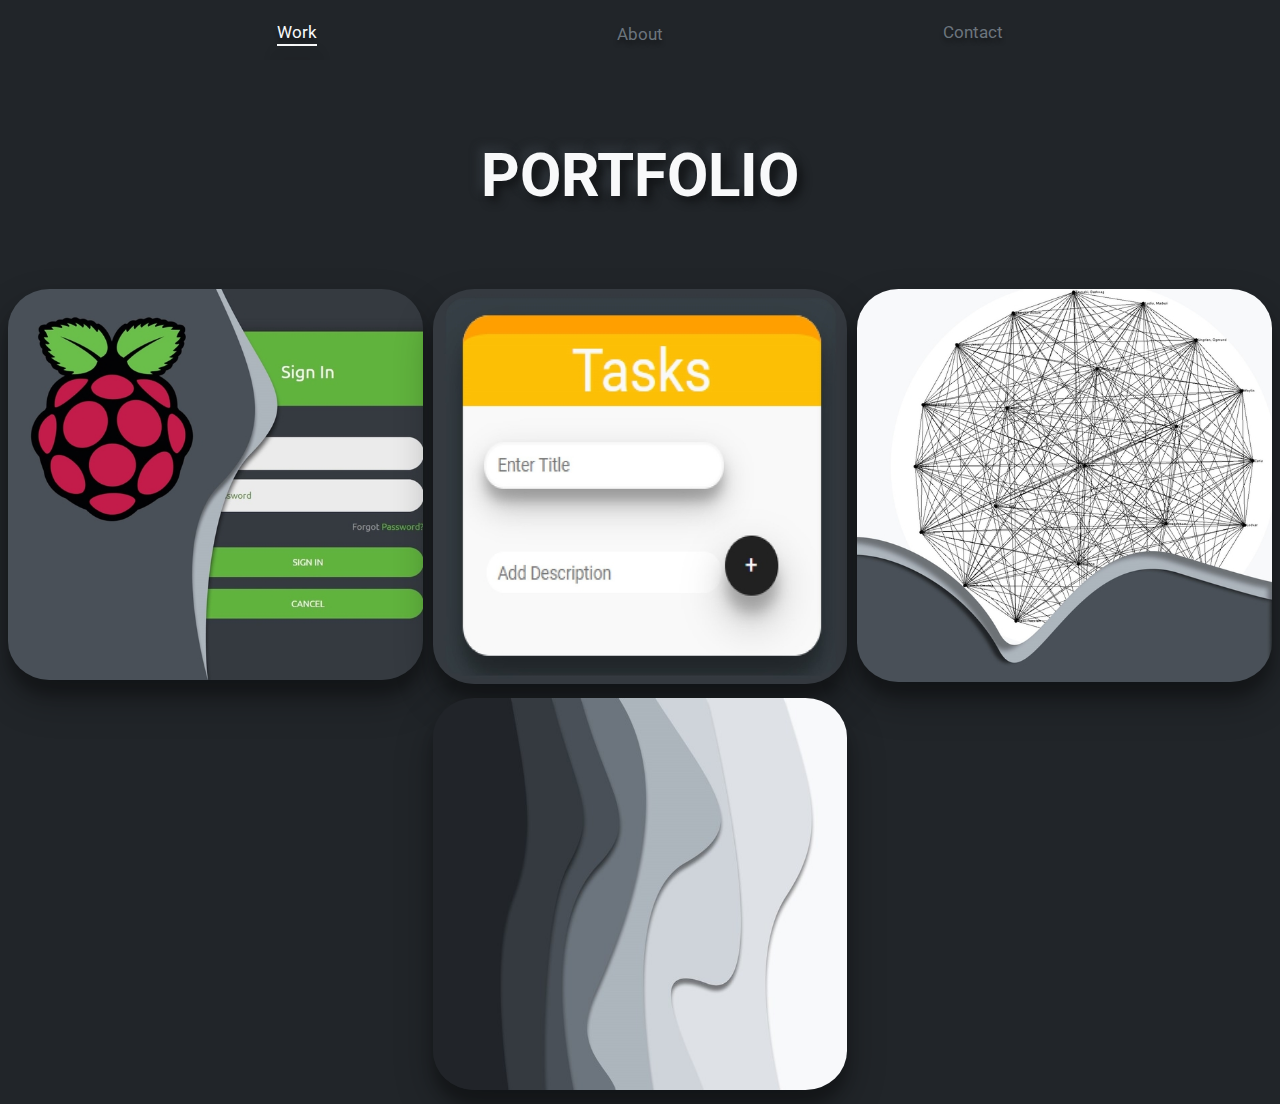
<file: index.html>
<!DOCTYPE html>
<html>
    <head>
        <meta charset="UTF-8">
        <meta name="viewport" content="width=device-width, initial-scale=1.0">
        <link href="css/style.css" rel="stylesheet">
        <link href='https://fonts.googleapis.com/css?family=Roboto' rel='stylesheet'>
        <title>🚲 Mathew Lister</title>

        <meta property="og:title" content="Mathew Lister Portfolio">
        <meta property="og:description" content="A showcase of my favorite programs that I have built">
        <meta property="og:image" content="https://mathewlister.github.io/images/DRIP-card.jpg">
        <meta property="og:url" content="https://mathewlister.github.io/index.html">
    
        <script>var clicky_site_ids = clicky_site_ids || []; clicky_site_ids.push(101262928);</script>
        <script async src="//static.getclicky.com/js"></script>

    </head>

    <body>
    <div class="topnav">
        <div class="topnav-centered">
        <a href="about.html" >About</a>
        </div>
        <div class="topnav-left">
            <a href="#" class="active">Work</a>
        </div>
        <div class="topnav-right">
            <a href="contact.html">Contact</a>
         </div>
    </div>
    <div class="header">
        <h1>PORTFOLIO</h1>
    </div>
    <br>
    <br>
    <div class="main">
        <a class="drip" href="https://github.com/bettagj/DRIP">
            <img class="card" src="/images/DRIP-card.jpg" alt="Project-DRIP">
        </a>
        <a class="tasks" href="https://github.com/MathewLister/Tasks">
            <img class="card" src="/images/tasks-card.jpg" alt="Project-Tasks">
        </a>
        <a class = "alg" href="https://github.com/MathewLister/Group-Allocation-Algorithm">
            <img class="card" src="/images/alg-card.jpg" alt="Project-alg">
        </a>
        <a class="portfolio"href="https://github.com/MathewLister/MathewLister.github.io">
            <img class="card" src="/images/portfolio-card.jpg" alt="Project-DRIP">
        </a>
    </div>
    </body>

    <script>
        //For mobile touch to feel more like hover on desktop
        $('body').on('touchstart', function() {});
    </script>
</html>
</file>
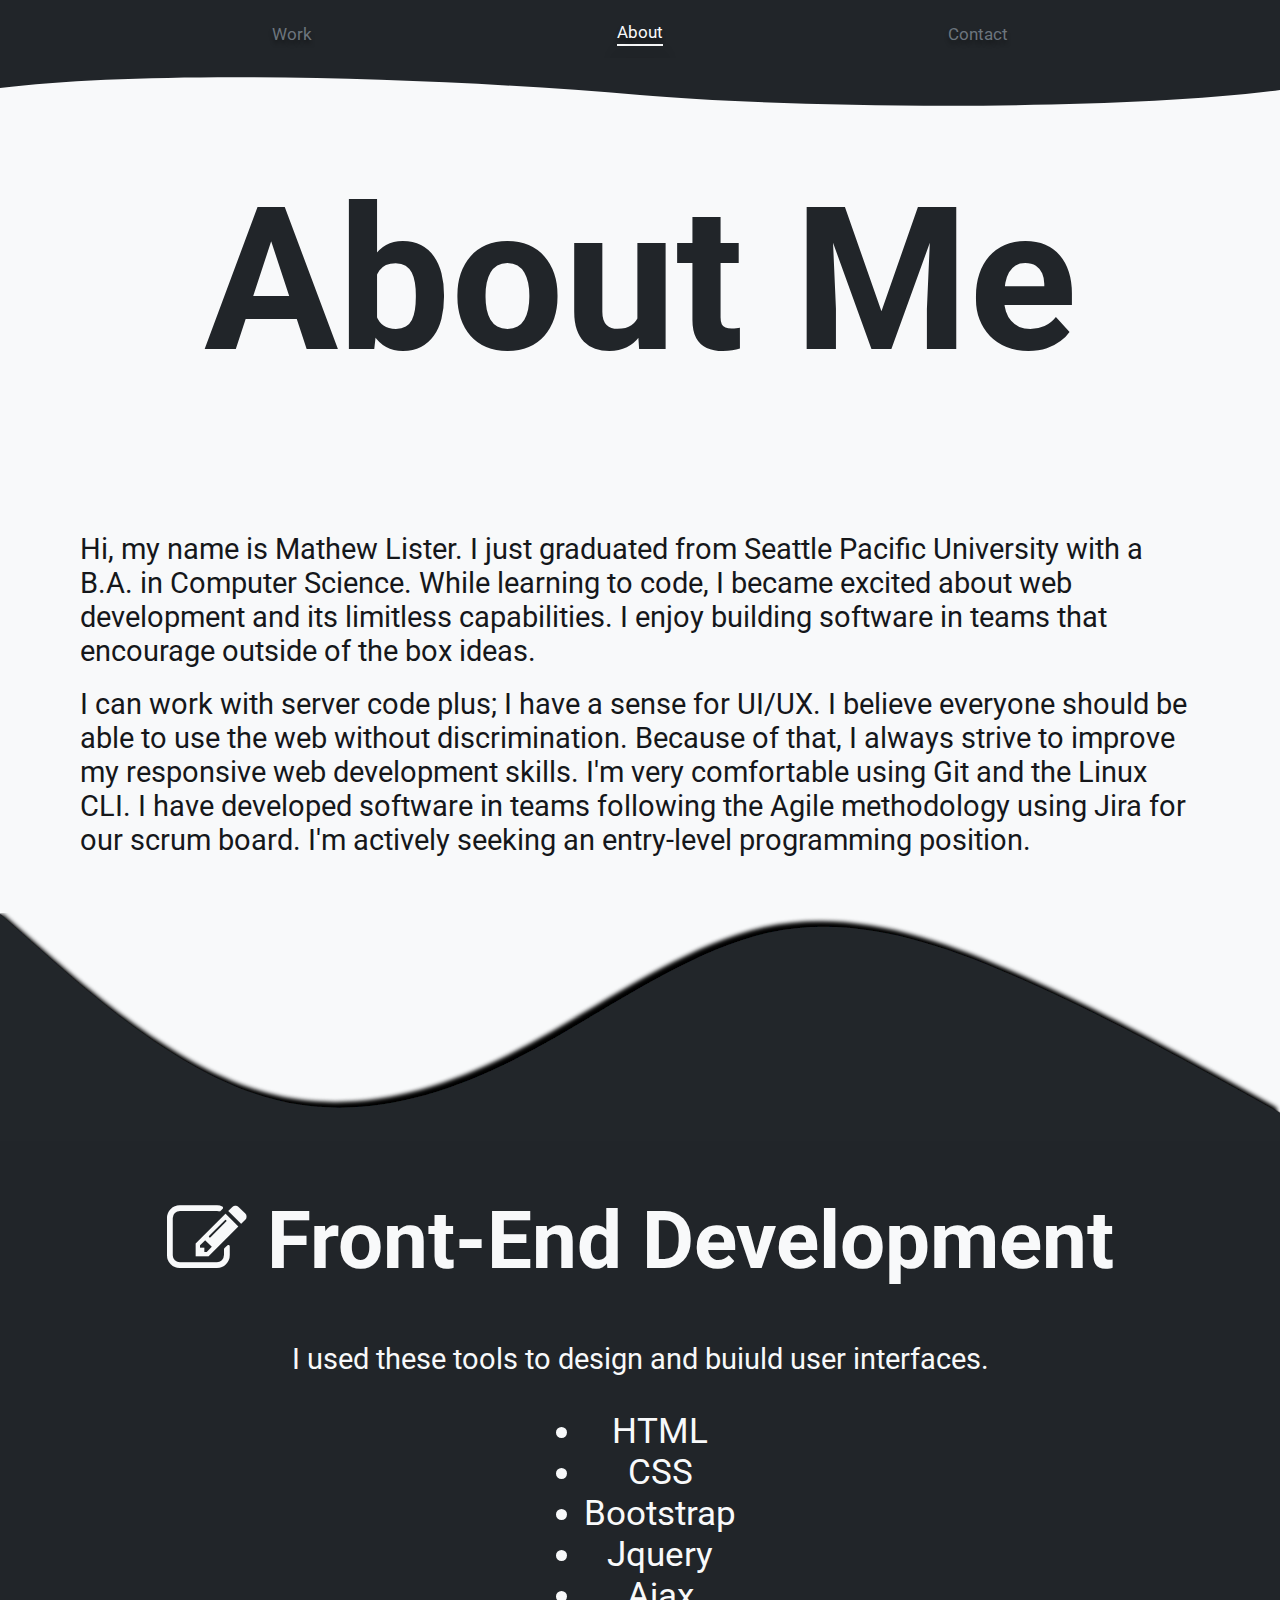
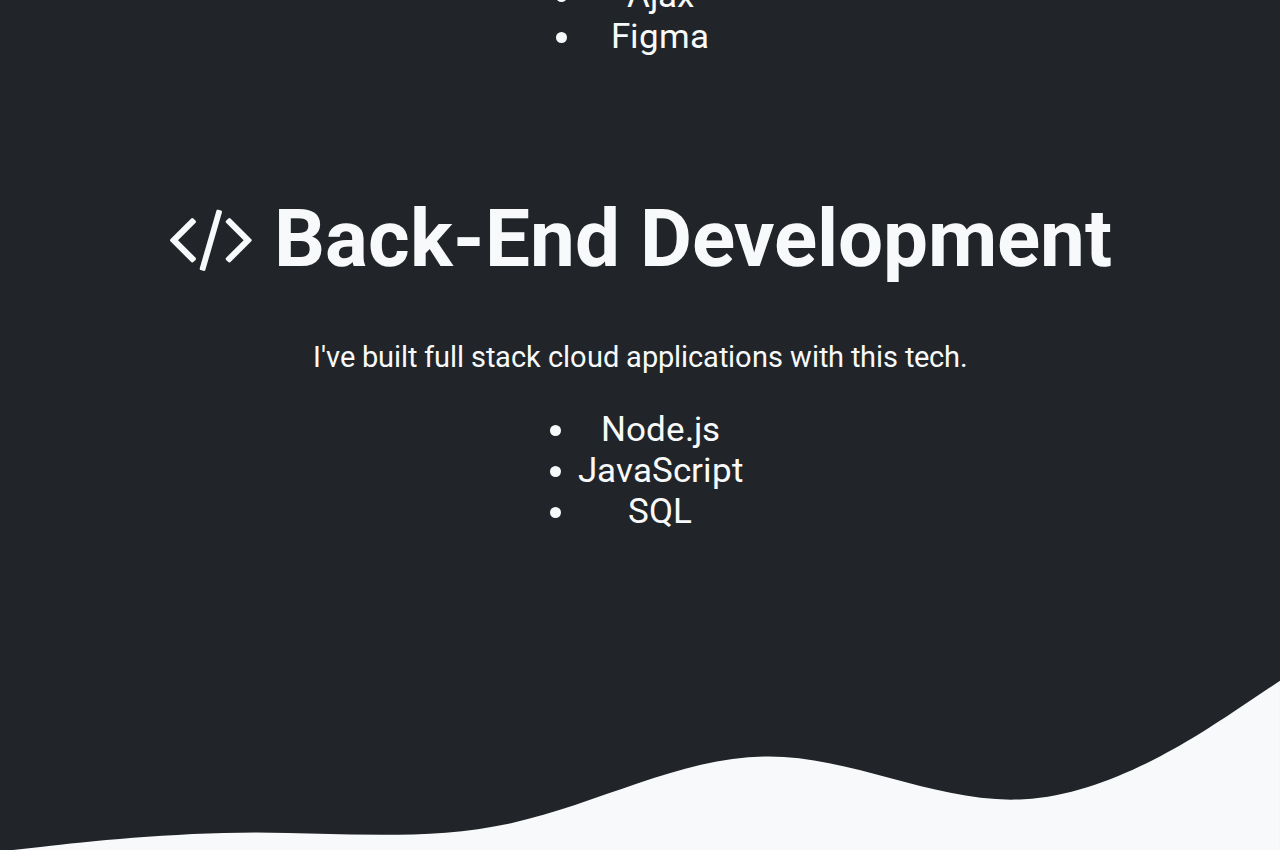
<file: about.html>
<!DOCTYPE html>
<html>
    <head>
        <meta charset="UTF-8">
        <meta name="viewport" content="width=device-width, initial-scale=1.0">
        <link href="css/about.css" rel="stylesheet">
        <link href="css/style.css" rel="stylesheet">
        <link href='https://fonts.googleapis.com/css?family=Roboto' rel='stylesheet'>
        <link rel="stylesheet" href="https://cdnjs.cloudflare.com/ajax/libs/font-awesome/4.7.0/css/font-awesome.min.css">
        <title>🚲 Mathew Lister</title>
    </head>

    <body>
    <div class="topnav">
        <div class="topnav-centered">
        <a href="#" class="active">About</a>
        </div>
        <div class="topnav-left">
            <a href="index.html">Work</a>
        </div>
        <div class="topnav-right">
            <a href="contact.html">Contact</a>
         </div>
    </div>
        <div class="upper">
            <svg viewBox="0 -20 700 110" width="100%" height="110" preserveAspectRatio="none">
                <path d="M0,10 c80,-18 230,-12 350,7 c80,13 260,17 350,-5 v100 h-700z" fill="#F8F9FA"/>
              </svg>    
        </div>

        <div class="curved-top">
            <h1>About Me</h1>
            <p> Hi, my name is Mathew Lister. I just graduated from Seattle Pacific University with a B.A. in Computer Science. 
                While learning to code, I became excited about web development and its limitless capabilities. 
                I enjoy building software in teams that encourage outside of the box ideas. 
            </p>
            <br>
            <p>
                I can work with server code plus; I have a sense for UI/UX. I believe everyone should be able to use the web without discrimination. Because of that, 
                I always strive to improve my responsive web development skills. I'm very comfortable using Git and the Linux CLI. 
                I have developed software in teams following the Agile methodology using Jira for our scrum board. 
                I'm actively seeking an entry-level programming position.
            </p>
            <svg xmlns="http://www.w3.org/2000/svg" viewBox="0 0 1440 319" width="100%" preserveAspectRatio="none">
                <defs>
                    <filter id="filter1" x="0" y="0">
                        <feOffset result="offOut" in="SourceAlpha" dx="-5" dy="-5" />
                        <feGaussianBlur result="blurOut" in="offOut" stdDeviation="3" />
                        <feBlend in="SourceGraphic" in2="blurOut" mode="normal" />
                        <feDropShadow dx="0.2" dy="-0.3" stdDeviation="0.3"/>
                 </filter>
             </defs>
             <path fill="#212529" fill-opacity="1" d="M0,64L48,106.7C96,149,192,235,288,266.7C384,299,480,277,576,229.3C672,181,768,107,864,85.3C960,64,1056,96,1152,138.7C1248,181,1344,235,1392,261.3L1440,288L1440,320L1392,320C1344,320,1248,320,1152,320C1056,320,960,320,864,320C768,320,672,320,576,320C480,320,384,320,288,320C192,320,96,320,48,320L0,320Z" filter="url(#filter1)"></path>
            </svg>
        </div>

        <div class="curved-mid">
            <h1><i class="fa fa-pencil-square-o" aria-hidden="true"></i> Front-End Development</h1>
            <p>I used these tools to design and buiuld user interfaces.</p>
            <div class="list">
                <ul>
                    <li>HTML</li>
                    <li>CSS</li>
                    <li>Bootstrap</li>
                    <li>Jquery</li>
                    <li>Ajax</li>
                    <li>Figma</li>
                </ul>
            </div>
            <br>
            <h1><i class="fa fa-code" aria-hidden="true"></i> Back-End Development</h1>
            <p>I've built full stack cloud applications with this tech.</p>
            <div class="list">
                <ul>
                    <li>Node.js</li>
                    <li>JavaScript</li>
                    <li>SQL</li>
                </ul>
            </div>
            <svg xmlns="http://www.w3.org/2000/svg" viewBox="0 0 1440 319">
             <path fill="#F8F9FA" fill-opacity="1" d="M0,320L48,314.7C96,309,192,299,288,298.7C384,299,480,309,576,288C672,267,768,213,864,213.3C960,213,1056,267,1152,261.3C1248,256,1344,192,1392,160L1440,128L1440,320L1392,320C1344,320,1248,320,1152,320C1056,320,960,320,864,320C768,320,672,320,576,320C480,320,384,320,288,320C192,320,96,320,48,320L0,320Z"></path>
            </svg>
        </div>
    </body>
</html>
</file>
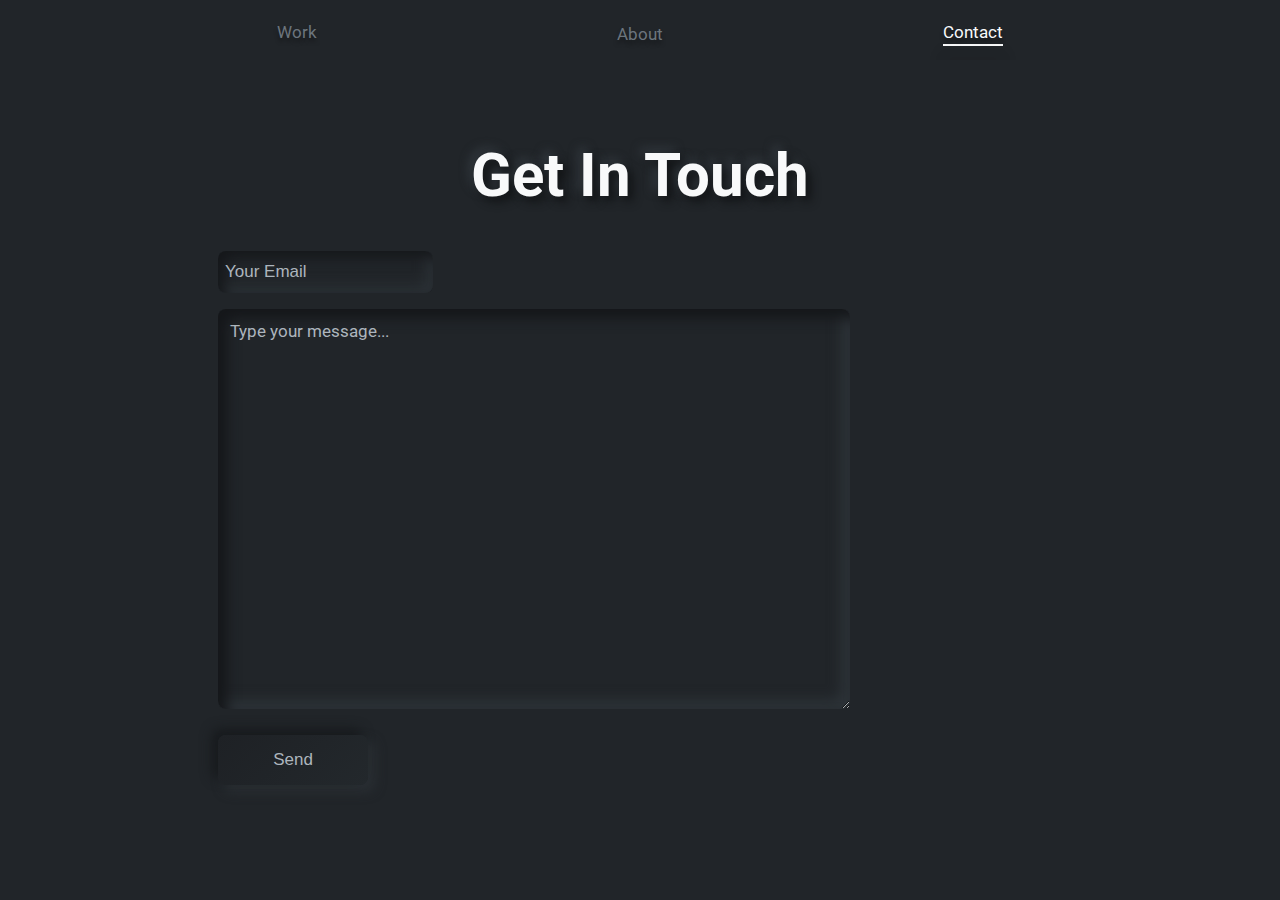
<file: contact.html>
<!DOCTYPE html>
<html>
    <head>
        <meta charset="UTF-8">
        <meta name="viewport" content="width=device-width, initial-scale=1.0">
        <link href="css/style.css" rel="stylesheet">
        <link href='https://fonts.googleapis.com/css?family=Roboto' rel='stylesheet'>
        <title>🚲 Mathew Lister</title>
    </head>

    <body>
    <div class="topnav">
        <div class="topnav-centered">
        <a href="about.html" >About</a>
        </div>
        <div class="topnav-left">
            <a href="index.html">Work</a>
        </div>
        <div class="topnav-right">
            <a href="#" class="active">Contact</a>
         </div>
    </div>
    <div style="text-decoration: none;" class="header">
        <h1 class="getInTouch">Get In Touch</h1>
    </div>
    
    <form action="https://formspree.io/meqrkpyv" method="POST">
        <div class="contact">
            <input class="email" type="email" name="_replyto" placeholder="Your Email" required>
            <textarea class="message" name="message" placeholder="Type your message..." required></textarea>
            <br>
            <input class="button" type="submit" value="Send">
            <input type="hidden" name="_next" value="https://mathewlister.github.io/thanks.html"/>
        </div>
    </form>   
    </body>
</html>
</file>
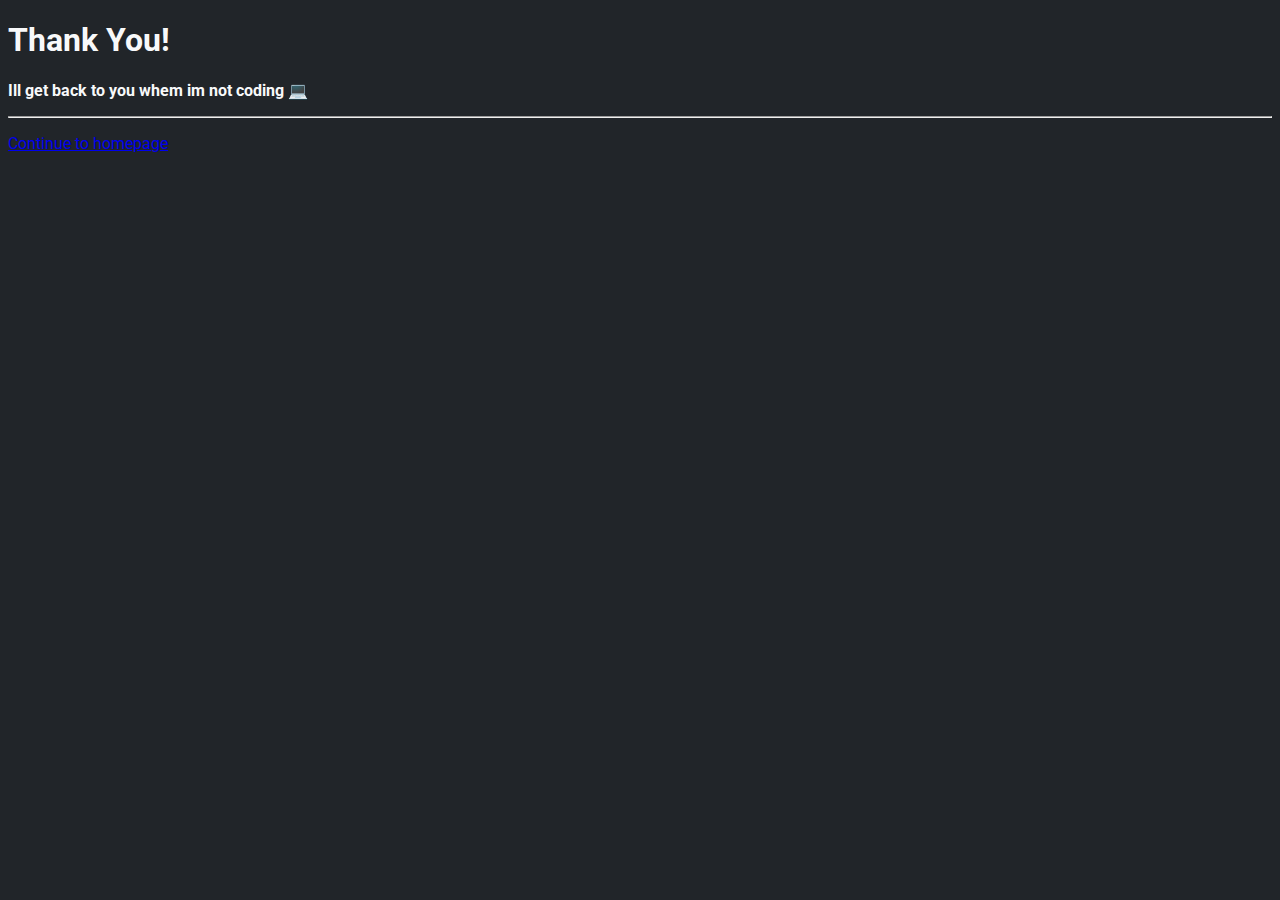
<file: thanks.html>
<!DOCTYPE html>
<html>
    <head>
        <meta charset="UTF-8">
        <meta name="viewport" content="width=device-width, initial-scale=1.0">
        <link href="style.css" rel="stylesheet">
        <link href='https://fonts.googleapis.com/css?family=Roboto' rel='stylesheet'>
        <title>Mathew Lister</title>
    </head>

    <body>
        <div class="jumbotron text-center">
            <h1 >Thank You!</h1>
            <p><strong>Ill get back to you whem im not coding</strong> 💻 </p>
            <hr>
            <p>
              <a href="index.html" role="button">Continue to homepage</a>
            </p>
          </div>
    </body>
</html>
</file>
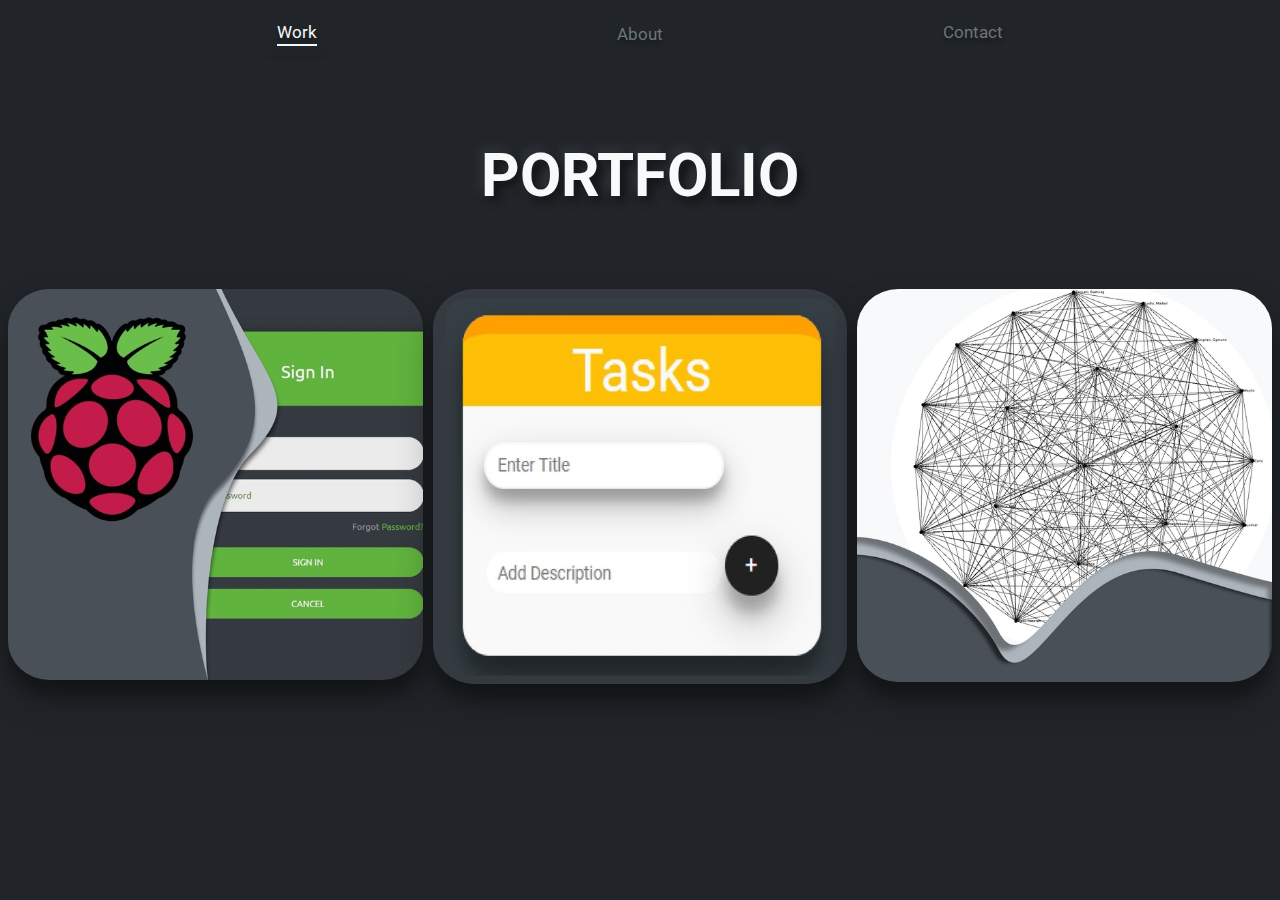
<file: work.html>
<!DOCTYPE html>
<html>
    <head>
        <meta charset="UTF-8">
        <meta name="viewport" content="width=device-width, initial-scale=1.0">
        <link href="style.css" rel="stylesheet">
        <link href='https://fonts.googleapis.com/css?family=Roboto' rel='stylesheet'>
        <title>Mathew Lister</title>
    </head>

    <body>
    <div class="topnav">
        <div class="topnav-centered">
        <a href="about.html" >About</a>
        </div>
        <div class="topnav-left">
            <a href="#" class="active">Work</a>
        </div>
        <div class="topnav-right">
            <a href="contact.html">Contact</a>
         </div>
    </div>
    <div class="header">
        <h1>PORTFOLIO</h1>
    </div>
    <br>
    <br>
    <div class="main">
        <a href="https://github.com/bettagj/DRIP">
            <img class="card" src="/images/DRIP-card.jpg" alt="Project-DRIP">
        </a>
        <a href="https://github.com/MathewLister/Tasks">
            <img class="card" src="/images/tasks-card.jpg" alt="Project-Tasks">
        </a>
        <a href="">
            <img class="card" src="/images/alg-card.jpg" alt="Project-alg">
        </a>
    </div>
    </body>
</html>
</file>
<file: css/style.css>
body{
    background-color: #212529;
    font-family: 'Roboto';
    color: #F8F9FA;
}
/*-------------------------------------------------------TOP NAV-------------------------------------------------------*/
.topnav {
  position: relative;
  overflow: hidden;
}

/* Style the links inside the navigation bar */
.topnav a {
  float: left;
  color: #6C757D;
  text-align: center;
  padding: 14px 16px;
  text-decoration: none;
  font-size: 17px;
  text-shadow: 0px 4px 4px rgba(0, 0, 0, 0.36);
  border-radius: 4px; /* Rounded borders */
  transition-duration: .3s;
}

/* Change the color of links on hover */
.topnav a:hover {
  background-color: #F8F9FA;
  color: black;
}

.topnav a.active {
  color: #F8F9FA;
}

.topnav a.active::after{
  margin-top: 2px; /* distance goes here */
  display: block;
  content: ' ';
  height: 2px;
  background: #F8F9FA;
  box-shadow: 0 19px 38px rgba(0,0,0,0.30), 0 15px 12px rgba(0,0,0,0.22);
}

.topnav a.active:hover{
  background-color: #F8F9FA;
  color: black;
}

.topnav-centered a {
  float: none;
  position: absolute;
  top: 50%;
  left: 50%;
  transform: translate(-50%, -50%);
}

.topnav-right {
  float: right;
  padding-right: 20%;
}

.topnav-left {
  padding-left: 20%;
}
/*-------------------------------------------------------INDEX-------------------------------------------------------*/
.header{
  padding-top: 40px;
  text-align: center;
  font-size: 30px;
  text-shadow:  5px 5px 10px #111315, 
  -5px -5px 10px #31373d;
}

.main{
  display: grid;
  grid-template-columns: repeat(3, 1fr);
  grid-template-rows: 1fr 1fr;
  grid-template-areas: "a b c"
	                     ". d .";
  grid-gap: 10px;
  justify-items: center;
}

.card{
  box-shadow: 0 19px 38px rgba(0,0,0,0.30), 0 15px 12px rgba(0,0,0,0.22);
  max-width: 100%;
  border-radius: 10%;
  transition-duration: .5s;
}
.card:hover, .card:active{
  -webkit-tap-highlight-color:  rgba(255, 255, 255, 0); 
  transform: scale(1.05);
	transition-property: transform;
}

.drip{
  grid-area: a;
}

.tasks{
  grid-area: b;
}

.alg{
  grid-area: c;
}

.portfolio{
  grid-area: d;
}
/*-------------------------------------------------------CONTACT-------------------------------------------------------*/
.contact{
  display: grid;
  grid-template-columns: 200px 1fr;
  grid-template-rows: 1fr;
  grid-gap: 10px;
  justify-items: left;
}

.message{
  grid-column: 2;
  font-family: 'Roboto';
  height:400px;
  width: 60%; /* Full width */
  padding: 12px; /* Some padding */ 
  border: none;
  border-radius: 8px; /* Rounded borders */
  box-sizing: border-box; /* Make sure that padding and width stays in place */
  margin-top: 6px; /* Add a top margin */
  margin-bottom: 16px; /* Bottom margin */
  color: #F8F9FA;
  resize: vertical; /* Allow the user to vertically resize the textarea (not horizontally) */
  background: #212529;
  box-shadow: inset 9px 9px 13px #15171a, 
            inset -9px -9px 13px #2d3338;
  font-size: 17px;
  transition-duration: .5s;
}

textarea:focus, textarea:hover{
  outline: none;
  transform: scale(1.05);
	transition-property: transform;
}

textarea::placeholder{
  color: #ADB5BD;
  opacity: 1; /* Firefox */
}

.email{
  color: #F8F9FA;
  font-size: 17px;
  grid-column: 2;
  width: 20%;
  height: 40px;
  border-radius: 8px; /* Rounded borders */
  border: none;
  background: #212529;
  box-shadow: inset 6px 6px 13px #15171a, 
            inset -6px -6px 13px #2d3338;
  text-indent: 5px;
  transition-duration: .5s;
}

.email::placeholder { /* Chrome, Firefox, Opera, Safari 10.1+ */
  color: #ADB5BD;
  opacity: 1; /* Firefox */
}

.email:focus, .email:hover{
  transform: scale(1.05);
	transition-property: transform;
}

input:hover ,input:focus{
  outline: none;
}

input:-webkit-autofill,
input:-webkit-autofill:hover,
input:-webkit-autofill:focus,
input:-webkit-autofill:active {
    -webkit-transition: color 9999s ease-out, background-color 9999s ease-out;
    -webkit-transition-delay: 9999s;
}

.button{
  grid-column: 2;
  font-size: 17px;
  border-radius: 8px; /* Rounded borders */
  border: none;
  height: 50px;
  width: 150px;
  color: #ADB5BD;
  background: linear-gradient(315deg, #23282c, #1e2125);
  box-shadow:  -6px -6px 12px #171a1d, 
             6px 6px 12px #2b3035;
  transition-duration: 2s;
}
.button:hover {
  border-radius: 8px; /* Rounded borders */
  background-color: #212529;
  box-shadow: inset -6px -6px 12px #171a1d, 
            inset 6px 6px 12px #2b3035;
  color: white;
  transform: scale(1.1);
	transition-property: transform;
}

/*-------------------------------------------------------Media Queries-------------------------------------------------------*/
/* Responsive navigation menu - display links on top of each other instead of next to each other (for mobile devices) */
@media screen and (max-width: 375px) {
  .topnav-right {
    padding-right: 10px;
  }  
  .topnav-left {
    padding-left: 10px;
  }
  .main{
    padding-left: 0;
    padding-right: 0;
  }
}

/* Responsive navigation menu - display links on top of each other instead of next to each other (for mobile devices) */
@media screen and (max-width: 370px) {
  .topnav a, .topnav-right {
    float: none;
    display: block;
  }

  .topnav-centered a {
    position: relative;
    top: 0;
    left: 0;
    transform: none;
  }

  .topnav-right {
    padding-right: 0;
  }
  
  .topnav-left {
    padding-left: 0;
  }
}

@media screen and (max-width: 769px) {
  .header{
    padding-top: 0px;
  }

  .main{
    display: grid;
    grid-template-columns: 1fr;
    grid-gap: 20px;
    grid-template-areas: "a"
                         "b"
                         "c"
                         "d";
  }

  .contact{
    grid-template-columns: 1fr;
    grid-gap: 25px;
  }

  .message, .email, .button{
    grid-column: 1;
  }

  .message{
    height:200px;
    width: 100%; /* Full width */
    background: #212529;
    box-shadow: inset 5px 5px 6px #181b1e, 
            inset -5px -5px 6px #2a2f34;
  }

  .email{
    width: 100%;
    height: 200%;
    background: #212529;
    box-shadow: inset 5px 5px 8px #181b1e, 
            inset -5px -5px 8px #2a2f34;
  }

  .button{
    grid-row: 3;
  }
}
</file>
<file: css/about.css>
body{
    margin: 0;
    margin-top: 10px;
}

.upper{
    margin-bottom: -5px;
}

.curved-top{
    background: #F8F9FA;
    color: #15171a;
    text-align: center;
}

.curved-top h1{
    font-size: 200px;
    margin-top: 0;
    color: #212529;
}

.curved-top p{
    font-size: 1.8rem;
    margin:  0 5rem 0 5rem;
    text-align: left;
}

svg{
    display: block;
    width: 100%;
}

.curved-mid{
    background-color: #212529;
    text-align: center;
    font-size: 40px;
}

.curved-mid p{
    font-size: 1.8rem;
    margin:  0 5rem 0 5rem;
}

.list{
    text-align: center;
    font-size: 35px;
}

.list > ul {
    display: inline-block;
}





/*-------------------------------------------------------Media Queries-------------------------------------------------------*/
/* Responsive navigation menu - display links on top of each other instead of next to each other (for mobile devices) */
@media screen and (max-width: 375px) {
    .topnav-right {
      padding-right: 10px;
    }  
    .topnav-left {
      padding-left: 10px;
    }
    .main{
      padding-left: 0;
      padding-right: 0;
    }
    .curved-top h1{
        font-size: 80px;
    }
    .curved-top p{
        font-size: 1rem;
    }
    .curved-mid{
        font-size: 20px;
    }
    
    .curved-mid p{
        font-size: 1rem;
    }
  }
  
  /* Responsive navigation menu - display links on top of each other instead of next to each other (for mobile devices) */
  @media screen and (max-width: 370px) {
    .topnav-right {
        padding-right: 10px;
      }  
      .topnav-left {
        padding-left: 10px;
      }
      .main{
        padding-left: 0;
        padding-right: 0;
      }
      .curved-top h1{
          font-size: 80px;
      }
      .curved-top p{
          font-size: 1rem;
      }
      .curved-mid{
          font-size: 20px;
      }
      
      .curved-mid p{
          font-size: 1rem;
      }
  }
  
  @media screen and (max-width: 769px) {
    .topnav-right {
        padding-right: 10px;
      }  
      .topnav-left {
        padding-left: 10px;
      }
      .main{
        padding-left: 0;
        padding-right: 0;
      }
      .curved-top h1{
          font-size: 80px;
      }
      .curved-top p{
          font-size: 1rem;
      }
      .curved-mid{
          font-size: 20px;
      }
      
      .curved-mid p{
          font-size: 1rem;
      }
  }
</file>
<file: style.css>
body{
    background-color: #212529;
    font-family: 'Roboto';
    color: #F8F9FA;
}
/*-------------------------------------------------------TOP NAV-------------------------------------------------------*/
.topnav {
  position: relative;
  overflow: hidden;
}

/* Style the links inside the navigation bar */
.topnav a {
  float: left;
  color: #6C757D;
  text-align: center;
  padding: 14px 16px;
  text-decoration: none;
  font-size: 17px;
  text-shadow: 0px 4px 4px rgba(0, 0, 0, 0.36);
  border-radius: 4px; /* Rounded borders */
  transition-duration: .3s;
}

/* Change the color of links on hover */
.topnav a:hover {
  background-color: #F8F9FA;
  color: black;
}

.topnav a.active {
  color: #F8F9FA;
}

.topnav a.active::after{
  margin-top: 2px; /* distance goes here */
  display: block;
  content: ' ';
  height: 2px;
  background: #F8F9FA;
  box-shadow: 0 19px 38px rgba(0,0,0,0.30), 0 15px 12px rgba(0,0,0,0.22);
}

.topnav a.active:hover{
  background-color: #F8F9FA;
  color: black;
}

.topnav-centered a {
  float: none;
  position: absolute;
  top: 50%;
  left: 50%;
  transform: translate(-50%, -50%);
}

.topnav-right {
  float: right;
  padding-right: 20%;
}

.topnav-left {
  padding-left: 20%;
}
/*-------------------------------------------------------INDEX-------------------------------------------------------*/
.header{
  padding-top: 40px;
  text-align: center;
  font-size: 30px;
  text-shadow:  5px 5px 10px #111315, 
  -5px -5px 10px #31373d;
}

.main{
  display: grid;
  grid-template-columns: repeat(3, 1fr);
  grid-gap: 10px;
  justify-items: center;
}

.card{
  box-shadow: 0 19px 38px rgba(0,0,0,0.30), 0 15px 12px rgba(0,0,0,0.22);
  max-width: 100%;
  border-radius: 10%;
  transition-duration: .5s;
}
.card:hover, .card:active{
  -webkit-tap-highlight-color:  rgba(255, 255, 255, 0); 
  transform: scale(1.05);
	transition-property: transform;
}
/*-------------------------------------------------------CONTACT-------------------------------------------------------*/
.contact{
  display: grid;
  grid-template-columns: 200px 1fr;
  grid-template-rows: 1fr;
  grid-gap: 10px;
  justify-items: left;
}

.message{
  grid-column: 2;
  font-family: 'Roboto';
  height:400px;
  width: 60%; /* Full width */
  padding: 12px; /* Some padding */ 
  border: none;
  border-radius: 8px; /* Rounded borders */
  box-sizing: border-box; /* Make sure that padding and width stays in place */
  margin-top: 6px; /* Add a top margin */
  margin-bottom: 16px; /* Bottom margin */
  color: #F8F9FA;
  resize: vertical; /* Allow the user to vertically resize the textarea (not horizontally) */
  background: #212529;
  box-shadow: inset 9px 9px 13px #15171a, 
            inset -9px -9px 13px #2d3338;
  font-size: 17px;
  transition-duration: .5s;
}

textarea:focus, textarea:hover{
  outline: none;
  transform: scale(1.05);
	transition-property: transform;
}

textarea::placeholder{
  color: #ADB5BD;
  opacity: 1; /* Firefox */
}

.email{
  color: #F8F9FA;
  font-size: 17px;
  grid-column: 2;
  width: 20%;
  height: 40px;
  border-radius: 8px; /* Rounded borders */
  border: none;
  background: #212529;
  box-shadow: inset 6px 6px 13px #15171a, 
            inset -6px -6px 13px #2d3338;
  text-indent: 5px;
  transition-duration: .5s;
}

.email::placeholder { /* Chrome, Firefox, Opera, Safari 10.1+ */
  color: #ADB5BD;
  opacity: 1; /* Firefox */
}

.email:focus, .email:hover{
  transform: scale(1.05);
	transition-property: transform;
}

input:hover ,input:focus{
  outline: none;
}

input:-webkit-autofill,
input:-webkit-autofill:hover,
input:-webkit-autofill:focus,
input:-webkit-autofill:active {
    -webkit-transition: color 9999s ease-out, background-color 9999s ease-out;
    -webkit-transition-delay: 9999s;
}

.button{
  grid-column: 2;
  font-size: 17px;
  border-radius: 8px; /* Rounded borders */
  border: none;
  height: 50px;
  width: 150px;
  color: #ADB5BD;
  background: linear-gradient(315deg, #23282c, #1e2125);
  box-shadow:  -6px -6px 12px #171a1d, 
             6px 6px 12px #2b3035;
  transition-duration: 2s;
}
.button:hover {
  border-radius: 8px; /* Rounded borders */
  background-color: #212529;
  box-shadow: inset -6px -6px 12px #171a1d, 
            inset 6px 6px 12px #2b3035;
  color: white;
  transform: scale(1.1);
	transition-property: transform;
}
/*-------------------------------------------------------ABOUT-------------------------------------------------------*/
.main-about{
  display: grid;
  grid-template-columns: 30px 1fr 1fr 30px;
  grid-template-rows: 1fr 1fr;
  grid-template-areas: 
                       "left front back right";
  grid-gap: 50px;
  justify-items: center;
  pointer-events: none;
  -webkit-touch-callout: none;
  -webkit-user-select: none; 
  -khtml-user-select: none; 
  -moz-user-select: none; 
  -ms-user-select: none; 
  user-select: none;
}

.card-about{
  grid-area: about;
  width: 60%;
  height: auto;
  margin-top: 5%;
  border-radius: 5%;
  box-shadow: 0 19px 38px rgba(0,0,0,0.30), 0 15px 12px rgba(0,0,0,0.22);
}

.card-front{
  grid-area: front;
  width: 60%;
  height: auto;
  border-radius: 5%;
  box-shadow: 0 19px 38px rgba(0,0,0,0.30), 0 15px 12px rgba(0,0,0,0.22);
  justify-self: right;
}

.card-back{
  grid-area: back;
  width: 60%;
  height: auto;
  border-radius: 5%;
  box-shadow: 0 19px 38px rgba(0,0,0,0.30), 0 15px 12px rgba(0,0,0,0.22);
  justify-self: left;
}

/*-------------------------------------------------------Media Queries-------------------------------------------------------*/
/* Responsive navigation menu - display links on top of each other instead of next to each other (for mobile devices) */
@media screen and (max-width: 375px) {
  .topnav-right {
    padding-right: 10px;
  }  
  .topnav-left {
    padding-left: 10px;
  }
  .main{
    padding-left: 0;
    padding-right: 0;
  }
}

/* Responsive navigation menu - display links on top of each other instead of next to each other (for mobile devices) */
@media screen and (max-width: 370px) {
  .topnav a, .topnav-right {
    float: none;
    display: block;
  }

  .topnav-centered a {
    position: relative;
    top: 0;
    left: 0;
    transform: none;
  }

  .topnav-right {
    padding-right: 0;
  }
  
  .topnav-left {
    padding-left: 0;
  }
}

@media screen and (max-width: 769px) {
  .header{
    padding-top: 0px;
  }

  .main{
    display: grid;
    grid-template-columns: 1fr;
    grid-template-rows: repeat(3, 1fr);
    grid-gap: 10px;
    justify-items: center;
  }

  .contact{
    grid-template-columns: 1fr;
    grid-gap: 25px;
  }

  .message, .email, .button{
    grid-column: 1;
  }

  .message{
    height:200px;
    width: 100%; /* Full width */
    background: #212529;
    box-shadow: inset 5px 5px 6px #181b1e, 
            inset -5px -5px 6px #2a2f34;
  }

  .email{
    width: 100%;
    height: 200%;
    background: #212529;
    box-shadow: inset 5px 5px 8px #181b1e, 
            inset -5px -5px 8px #2a2f34;
  }

  .button{
    grid-row: 3;
  }

  .main-about{
    display: grid;
    grid-template-columns: 1fr;
    grid-template-rows: auto 1fr 1fr;
    grid-gap: 20px;
    grid-template-areas: "about"
                         "front"
                         "back";
  }

  .card-about{
    grid-area: about;
    justify-self: center;
    width: 100%;
    height: auto;
  }

  .card-front{
    grid-area: front;
    justify-self: center;
    width: 100%;
  }

  .card-back{
    grid-area: back;
    justify-self: center;
    width: 100%;
  }
}
</file>
